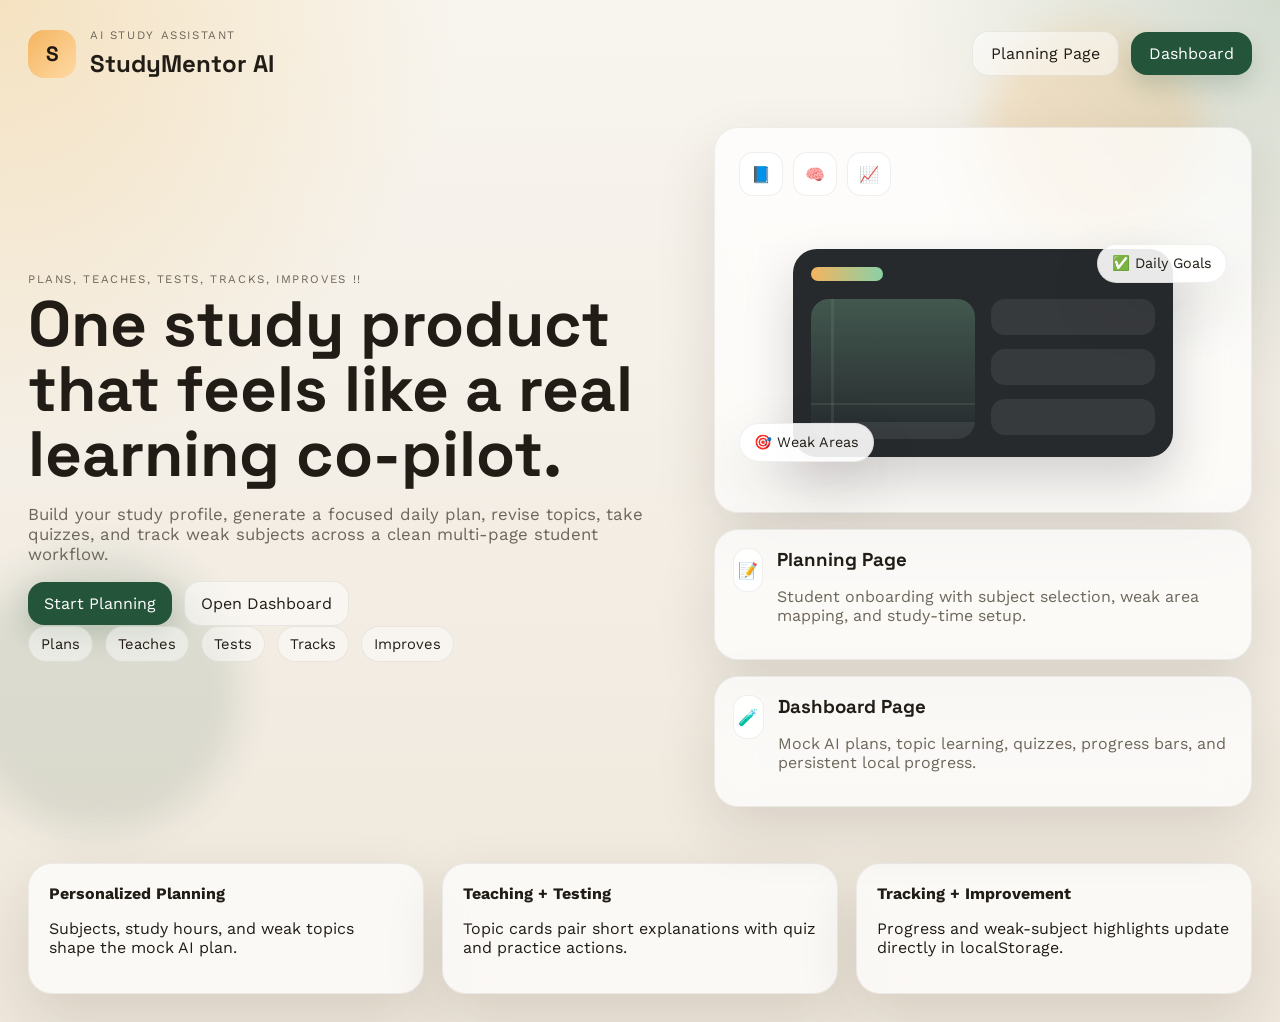
<file: index.html>
<!DOCTYPE html>
<html lang="en">
<head>
  <meta charset="UTF-8">
  <meta name="viewport" content="width=device-width, initial-scale=1.0">
  <title>StudyMentor AI</title>
  <link rel="preconnect" href="https://fonts.googleapis.com">
  <link rel="preconnect" href="https://fonts.gstatic.com" crossorigin>
  <link href="https://fonts.googleapis.com/css2?family=Space+Grotesk:wght@400;500;700&family=Work+Sans:wght@400;500;600;700&display=swap" rel="stylesheet">
  <link rel="stylesheet" href="style.css">
</head>
<body data-page="landing">
  <section class="landing-shell">
    <div class="landing-orb orb-one"></div>
    <div class="landing-orb orb-two"></div>

    <header class="landing-nav">
      <a class="landing-brand" href="index.html">
        <div class="brand-mark">S</div>
        <div>
          <p class="eyebrow">AI Study Assistant</p>
          <h1>StudyMentor AI</h1>
        </div>
      </a>
      <nav class="landing-actions">
        <a class="ghost-link" href="planning.html">Planning Page</a>
        <a class="cta-link" href="dashboard.html">Dashboard</a>
      </nav>
    </header>

    <main class="landing-grid">
      <section class="hero-copy">
        <p class="eyebrow">Plans, Teaches, Tests, Tracks, Improves !!</p>
        <h2>One study product that feels like a real learning co-pilot.</h2>
        <p class="hero-description">
          Build your study profile, generate a focused daily plan, revise topics, take quizzes,
          and track weak subjects across a clean multi-page student workflow.
        </p>

        <div class="hero-buttons">
          <a class="cta-link large" href="planning.html">Start Planning</a>
          <a class="ghost-link large" href="dashboard.html">Open Dashboard</a>
        </div>

        <div class="hero-tags">
          <span>Plans</span>
          <span>Teaches</span>
          <span>Tests</span>
          <span>Tracks</span>
          <span>Improves</span>
        </div>
      </section>

      <section class="hero-visual">
        <article class="visual-card visual-main glass-card">
          <div class="visual-top">
            <span class="icon-chip">📘</span>
            <span class="icon-chip">🧠</span>
            <span class="icon-chip">📈</span>
          </div>
          <div class="visual-illustration" aria-hidden="true">
            <div class="monitor">
              <div class="monitor-bar"></div>
              <div class="monitor-content">
                <div class="mini-chart"></div>
                <div class="mini-list">
                  <span></span>
                  <span></span>
                  <span></span>
                </div>
              </div>
            </div>
            <div class="floating-badge badge-left">🎯 Weak Areas</div>
            <div class="floating-badge badge-right">✅ Daily Goals</div>
          </div>
        </article>

        <div class="visual-stack">
          <article class="glass-card feature-card">
            <span class="feature-icon">📝</span>
            <div>
              <h3>Planning Page</h3>
              <p>Student onboarding with subject selection, weak area mapping, and study-time setup.</p>
            </div>
          </article>
          <article class="glass-card feature-card">
            <span class="feature-icon">🧪</span>
            <div>
              <h3>Dashboard Page</h3>
              <p>Mock AI plans, topic learning, quizzes, progress bars, and persistent local progress.</p>
            </div>
          </article>
        </div>
      </section>
    </main>
  </section>

  <section class="landing-strip">
    <div class="strip-card glass-card">
      <strong>Personalized Planning</strong>
      <p>Subjects, study hours, and weak topics shape the mock AI plan.</p>
    </div>
    <div class="strip-card glass-card">
      <strong>Teaching + Testing</strong>
      <p>Topic cards pair short explanations with quiz and practice actions.</p>
    </div>
    <div class="strip-card glass-card">
      <strong>Tracking + Improvement</strong>
      <p>Progress and weak-subject highlights update directly in localStorage.</p>
    </div>
  </section>
  <script src="script.js"></script>
</body>
</html>
</file>
<file: style.css>
:root {
  --bg: #f4f1ea;
  --bg-accent: radial-gradient(circle at top left, rgba(239, 191, 106, 0.35), transparent 28%),
    radial-gradient(circle at right top, rgba(42, 98, 61, 0.18), transparent 24%),
    linear-gradient(180deg, #f8f5ef 0%, #efe7db 100%);
  --surface: rgba(255, 255, 255, 0.72);
  --surface-strong: rgba(255, 255, 255, 0.9);
  --surface-border: rgba(57, 53, 45, 0.08);
  --text: #211d16;
  --muted: #6d665a;
  --primary: #24543a;
  --primary-soft: #d7e8dd;
  --accent: #f4b45f;
  --danger: #d66a4d;
  --shadow: 0 24px 60px rgba(44, 37, 24, 0.12);
  --radius: 24px;
}

body.dark {
  --bg: #16181c;
  --bg-accent: radial-gradient(circle at top left, rgba(244, 180, 95, 0.14), transparent 28%),
    radial-gradient(circle at right top, rgba(76, 135, 102, 0.16), transparent 26%),
    linear-gradient(180deg, #181b20 0%, #111317 100%);
  --surface: rgba(29, 33, 39, 0.82);
  --surface-strong: rgba(24, 27, 33, 0.94);
  --surface-border: rgba(255, 255, 255, 0.08);
  --text: #f3efe7;
  --muted: #a7a094;
  --primary: #8ad0a6;
  --primary-soft: rgba(138, 208, 166, 0.14);
  --accent: #f4b45f;
  --danger: #ff8b6b;
  --shadow: 0 24px 60px rgba(0, 0, 0, 0.3);
}

* { box-sizing: border-box; }
html { scroll-behavior: smooth; }

body {
  margin: 0;
  min-height: 100vh;
  font-family: "Work Sans", sans-serif;
  color: var(--text);
  background: var(--bg-accent);
}

body[data-page="landing"] {
  overflow-x: hidden;
}

a,
button,
input,
select {
  font: inherit;
}

a { color: inherit; }
button { cursor: pointer; }

.hidden { display: none !important; }

.glass-card {
  background: var(--surface);
  border: 1px solid var(--surface-border);
  box-shadow: var(--shadow);
  border-radius: var(--radius);
  backdrop-filter: blur(18px);
}

.eyebrow {
  margin: 0 0 6px;
  text-transform: uppercase;
  letter-spacing: 0.14em;
  font-size: 0.72rem;
  color: var(--muted);
}

.brand-mark {
  width: 48px;
  height: 48px;
  border-radius: 16px;
  display: grid;
  place-items: center;
  background: linear-gradient(135deg, var(--accent), #ffd9a4);
  color: #1d170f;
  font-family: "Space Grotesk", sans-serif;
  font-weight: 700;
  font-size: 1.3rem;
  flex-shrink: 0;
}

.landing-brand,
.brand {
  display: flex;
  align-items: center;
  gap: 14px;
  text-decoration: none;
}

.landing-brand h1,
.brand h1,
.topbar h2,
.panel-header h2,
.hero-card h3,
.section-header h3,
.topic-title,
.quiz-title,
.hero-copy h2,
.preview-heading h2,
.feature-card h3,
.planning-intro h2 {
  margin: 0;
  font-family: "Space Grotesk", sans-serif;
}

.cta-link,
.ghost-link,
.ghost-button,
.text-button,
.primary-button,
.secondary-button,
.nav-link,
.option-button,
.topic-card {
  transition: transform 0.2s ease, background 0.2s ease, color 0.2s ease, box-shadow 0.2s ease;
}

.cta-link,
.ghost-link {
  display: inline-flex;
  align-items: center;
  justify-content: center;
  text-decoration: none;
  border-radius: 16px;
  padding: 12px 18px;
}

.cta-link,
.primary-button {
  background: var(--primary);
  color: #fff;
  box-shadow: 0 12px 24px rgba(36, 84, 58, 0.18);
  border: 0;
}

body.dark .cta-link,
body.dark .primary-button {
  color: #102117;
}

.ghost-link,
.ghost-button,
.secondary-button {
  background: rgba(255, 255, 255, 0.5);
  color: var(--text);
  border: 1px solid var(--surface-border);
}

.text-button {
  background: transparent;
  color: rgba(255, 255, 255, 0.72);
  border: 1px solid rgba(255, 255, 255, 0.08);
  border-radius: 16px;
  padding: 12px 16px;
}

.cta-link:hover,
.ghost-link:hover,
.ghost-button:hover,
.text-button:hover,
.primary-button:hover,
.secondary-button:hover,
.nav-link:hover,
.option-button:hover,
.topic-card:hover {
  transform: translateY(-1px);
}

.cta-link.large,
.ghost-link.large,
.primary-button,
.secondary-button,
.ghost-button {
  padding: 12px 16px;
  border-radius: 16px;
}

.landing-shell {
  position: relative;
  padding: 28px;
}

.landing-orb {
  position: absolute;
  border-radius: 999px;
  filter: blur(18px);
  opacity: 0.7;
  pointer-events: none;
}

.orb-one {
  width: 220px;
  height: 220px;
  background: rgba(244, 180, 95, 0.34);
  top: 24px;
  right: 6%;
}

.orb-two {
  width: 280px;
  height: 280px;
  background: rgba(36, 84, 58, 0.16);
  left: -40px;
  bottom: 30px;
}

.landing-nav,
.page-topbar {
  display: flex;
  justify-content: space-between;
  align-items: center;
  gap: 20px;
  position: relative;
  z-index: 1;
}

.landing-actions,
.hero-buttons,
.hero-tags,
.topbar-actions {
  display: flex;
  align-items: center;
  gap: 12px;
  flex-wrap: wrap;
}

.landing-grid {
  display: grid;
  grid-template-columns: 1.1fr 0.9fr;
  gap: 28px;
  align-items: center;
  position: relative;
  z-index: 1;
  padding: 48px 0 28px;
}

.hero-copy h2,
.preview-heading h2,
.planning-intro h2 {
  font-size: clamp(2.5rem, 5vw, 4.8rem);
  line-height: 1.02;
}

.hero-description,
.preview-heading p,
.planning-intro p {
  color: var(--muted);
  max-width: 62ch;
  font-size: 1.05rem;
}

.hero-tags span {
  padding: 8px 12px;
  border-radius: 999px;
  background: rgba(255, 255, 255, 0.45);
  border: 1px solid var(--surface-border);
  font-size: 0.92rem;
}

.hero-visual,
.visual-stack,
.planning-points,
.plan-list,
.subject-progress-list,
.topic-list,
.weak-highlights {
  display: grid;
  gap: 16px;
}

.visual-main {
  padding: 24px;
}

.visual-top {
  display: flex;
  gap: 10px;
  margin-bottom: 22px;
}

.icon-chip,
.feature-icon {
  width: 44px;
  height: 44px;
  display: grid;
  place-items: center;
  border-radius: 14px;
  background: var(--surface-strong);
  border: 1px solid var(--surface-border);
}

.visual-illustration {
  position: relative;
  min-height: 270px;
  display: grid;
  place-items: center;
}

.monitor {
  width: min(100%, 380px);
  border-radius: 24px;
  background: rgba(20, 24, 28, 0.92);
  padding: 18px;
  box-shadow: 0 24px 50px rgba(20, 24, 28, 0.18);
}

.monitor-bar {
  height: 14px;
  width: 72px;
  border-radius: 999px;
  background: linear-gradient(90deg, #f4b45f, #8ad0a6);
  margin-bottom: 18px;
}

.monitor-content {
  display: grid;
  grid-template-columns: 1fr 1fr;
  gap: 16px;
}

.mini-chart {
  min-height: 140px;
  border-radius: 18px;
  background:
    linear-gradient(180deg, rgba(138, 208, 166, 0.28), transparent),
    linear-gradient(90deg, transparent 12%, rgba(255, 255, 255, 0.08) 12%, rgba(255, 255, 255, 0.08) 14%, transparent 14%),
    linear-gradient(0deg, rgba(255, 255, 255, 0.08) 12%, transparent 12%, transparent 24%, rgba(255, 255, 255, 0.08) 24%, rgba(255, 255, 255, 0.08) 26%, transparent 26%);
}

.mini-list {
  display: grid;
  gap: 10px;
}

.mini-list span {
  height: 36px;
  border-radius: 14px;
  background: rgba(255, 255, 255, 0.08);
}

.floating-badge {
  position: absolute;
  padding: 10px 14px;
  border-radius: 999px;
  background: var(--surface-strong);
  border: 1px solid var(--surface-border);
  font-size: 0.9rem;
  box-shadow: var(--shadow);
}

.badge-left {
  left: 0;
  bottom: 26px;
}

.badge-right {
  right: 0;
  top: 26px;
}

.feature-card,
.point-card {
  padding: 18px;
  display: flex;
  gap: 14px;
  align-items: flex-start;
}

.feature-card p,
.point-card p,
.preview-stat p,
.panel-header p,
.hero-card p,
.section-header p,
.topic-description,
.weak-card p,
.progress-card p,
.plan-card p,
.metric-card span {
  color: var(--muted);
}

.landing-strip {
  padding: 0 28px 28px;
  display: grid;
  grid-template-columns: repeat(3, minmax(0, 1fr));
  gap: 18px;
}

.strip-card {
  padding: 20px;
}

.page-shell {
  padding: 28px;
}

.planning-layout {
  display: grid;
  grid-template-columns: 0.9fr 1.1fr;
  gap: 24px;
  padding-top: 34px;
}

.planning-points {
  margin-top: 24px;
}

.onboarding-panel {
  padding: 34px;
}

.onboarding-form {
  display: flex;
  flex-direction: column;
  gap: 16px;
}

.form-grid {
  display: grid;
  grid-template-columns: repeat(2, minmax(0, 1fr));
  gap: 16px;
}

label {
  display: flex;
  flex-direction: column;
  gap: 8px;
  font-weight: 600;
}

input,
select {
  width: 100%;
  border: 1px solid var(--surface-border);
  border-radius: 16px;
  padding: 14px 16px;
  background: var(--surface-strong);
  color: var(--text);
  outline: none;
}

input:focus,
select:focus {
  border-color: rgba(36, 84, 58, 0.35);
  box-shadow: 0 0 0 4px rgba(36, 84, 58, 0.1);
}

.helper-text {
  font-size: 0.8rem;
  color: var(--muted);
  font-weight: 500;
}

.checkbox-group {
  display: grid;
  grid-template-columns: repeat(2, minmax(0, 1fr));
  gap: 10px;
  padding: 12px;
  border: 1px solid var(--surface-border);
  border-radius: 16px;
  background: var(--surface-strong);
}

.checkbox-item {
  flex-direction: row;
  align-items: center;
  gap: 8px;
  font-weight: 500;
  font-size: 0.95rem;
}

.checkbox-item input[type="checkbox"] {
  width: 16px;
  height: 16px;
  margin: 0;
}

.app-shell {
  display: grid;
  grid-template-columns: 280px 1fr;
  min-height: 100vh;
}

.sidebar {
  padding: 28px 22px;
  background: rgba(18, 25, 21, 0.88);
  color: #f6f2eb;
  display: flex;
  flex-direction: column;
  gap: 28px;
  position: sticky;
  top: 0;
  min-height: 100vh;
}

.sidebar .eyebrow {
  color: rgba(255, 255, 255, 0.6);
}

.nav {
  display: flex;
  flex-direction: column;
  gap: 10px;
}

.nav-link {
  display: flex;
  align-items: center;
  gap: 12px;
  width: 100%;
  padding: 14px 16px;
  border-radius: 18px;
  background: transparent;
  color: rgba(255, 255, 255, 0.8);
  text-align: left;
  border: 0;
}

.nav-link.active,
.nav-link:hover {
  background: rgba(255, 255, 255, 0.1);
  color: #fff;
}

.sidebar-footer {
  margin-top: auto;
  display: flex;
  flex-direction: column;
  gap: 10px;
}

.main-content {
  padding: 28px;
}

.topbar {
  display: flex;
  justify-content: space-between;
  gap: 20px;
  align-items: center;
  margin-bottom: 24px;
}

.streak-pill {
  display: flex;
  align-items: center;
  gap: 8px;
  border-radius: 999px;
  padding: 10px 14px;
  background: var(--surface);
  border: 1px solid var(--surface-border);
}

.app-section { display: none; }
.app-section.active { display: block; }

.hero-card {
  padding: 28px;
  margin-bottom: 24px;
  display: grid;
  grid-template-columns: 1.25fr 1fr;
  gap: 18px;
  position: relative;
  overflow: hidden;
}

.hero-card::after {
  content: "";
  position: absolute;
  inset: auto -60px -80px auto;
  width: 220px;
  height: 220px;
  background: radial-gradient(circle, rgba(244, 180, 95, 0.28), transparent 65%);
}

.hero-stats,
.content-grid,
.progress-overview {
  display: grid;
  gap: 18px;
}

.hero-stats {
  grid-template-columns: repeat(3, minmax(0, 1fr));
}

.metric-card,
.plan-card,
.topic-card,
.progress-card,
.weak-card,
.subject-item {
  border-radius: 20px;
  background: var(--surface-strong);
  border: 1px solid var(--surface-border);
}

.metric-card,
.subject-item,
.progress-card,
.weak-card,
.topic-card {
  padding: 16px 18px;
}

.metric-card strong {
  display: block;
  margin-top: 10px;
  font-size: 1.3rem;
}

.content-grid {
  grid-template-columns: 1.15fr 0.85fr;
}

.study-layout {
  grid-template-columns: 0.9fr 1.1fr;
}

.section-header {
  display: flex;
  justify-content: space-between;
  align-items: center;
  gap: 12px;
  margin-bottom: 18px;
}

.plan-card {
  padding: 16px 18px;
  display: grid;
  gap: 10px;
}

.plan-topline,
.topic-topline,
.progress-topline {
  display: flex;
  justify-content: space-between;
  gap: 12px;
  align-items: center;
}

.badge {
  display: inline-flex;
  align-items: center;
  gap: 6px;
  padding: 6px 10px;
  border-radius: 999px;
  background: var(--primary-soft);
  color: var(--primary);
  font-size: 0.85rem;
  font-weight: 600;
}

.progress-shell {
  height: 10px;
  border-radius: 999px;
  background: rgba(109, 102, 90, 0.16);
  overflow: hidden;
}

.progress-fill {
  height: 100%;
  border-radius: inherit;
  background: linear-gradient(90deg, var(--primary), var(--accent));
}

.topic-card {
  text-align: left;
  border: 1px solid var(--surface-border);
}

.topic-card.active {
  outline: 2px solid rgba(36, 84, 58, 0.18);
  background: var(--primary-soft);
}

.topic-card h4,
.progress-card h4,
.weak-card h4 {
  margin: 0 0 8px;
}

.topic-panel {
  min-height: 520px;
}

.topic-detail-header {
  display: flex;
  align-items: flex-start;
  justify-content: space-between;
  gap: 14px;
}

.topic-title { font-size: 1.8rem; }

.topic-meta {
  display: flex;
  flex-wrap: wrap;
  gap: 10px;
  margin: 18px 0;
}

.action-row {
  display: flex;
  gap: 12px;
  margin-top: 20px;
  flex-wrap: wrap;
}

.quiz-container {
  margin-top: 28px;
  padding-top: 24px;
  border-top: 1px solid var(--surface-border);
}

.quiz-question { margin-bottom: 18px; }
.quiz-question p { margin-bottom: 12px; font-weight: 600; }
.options { display: grid; gap: 10px; }

.option-button {
  text-align: left;
  padding: 12px 14px;
  border-radius: 14px;
  background: var(--surface-strong);
  border: 1px solid var(--surface-border);
  color: var(--text);
}

.option-button.selected {
  border-color: rgba(36, 84, 58, 0.35);
  background: var(--primary-soft);
}

.quiz-result {
  margin-top: 18px;
  padding: 16px;
  border-radius: 18px;
  background: var(--primary-soft);
}

.progress-overview {
  grid-template-columns: repeat(2, minmax(0, 1fr));
}

.weak-card {
  border-left: 4px solid var(--danger);
}

.empty-state {
  padding: 18px;
  border-radius: 18px;
  background: var(--surface-strong);
  border: 1px dashed var(--surface-border);
  color: var(--muted);
}

.notification {
  position: fixed;
  right: 24px;
  bottom: 24px;
  max-width: 320px;
  padding: 16px 18px;
  border-radius: 18px;
  background: rgba(18, 25, 21, 0.92);
  color: #fff;
  box-shadow: 0 18px 40px rgba(0, 0, 0, 0.25);
  transform: translateY(24px);
  opacity: 0;
  pointer-events: none;
  transition: opacity 0.25s ease, transform 0.25s ease;
}

.notification.show {
  opacity: 1;
  transform: translateY(0);
}

@media (max-width: 1080px) {
  .landing-grid,
  .planning-layout,
  .app-shell,
  .hero-card,
  .content-grid,
  .study-layout {
    grid-template-columns: 1fr;
  }

  .landing-strip,
  .hero-stats,
  .progress-overview {
    grid-template-columns: 1fr;
  }

  .sidebar {
    position: relative;
    min-height: auto;
  }
}

@media (max-width: 760px) {
  .landing-shell,
  .landing-strip,
  .page-shell,
  .main-content,
  .sidebar {
    padding: 18px;
  }

  .landing-nav,
  .page-topbar,
  .topbar,
  .topbar-actions,
  .action-row {
    flex-direction: column;
    align-items: stretch;
  }

  .hero-copy h2,
  .preview-heading h2,
  .planning-intro h2 {
    font-size: 2.3rem;
  }

  .nav {
    flex-direction: row;
    overflow-x: auto;
  }

  .nav-link {
    min-width: fit-content;
  }

  .form-grid,
  .checkbox-group {
    grid-template-columns: 1fr;
  }

  .onboarding-panel,
  .glass-card {
    padding: 20px;
  }

  .floating-badge {
    position: static;
    margin-top: 10px;
    display: inline-flex;
  }
}

/* Auth Modal */
.modal-backdrop {
  position: fixed;
  inset: 0;
  background: rgba(0, 0, 0, 0.65);
  backdrop-filter: blur(8px);
  display: flex;
  align-items: center;
  justify-content: center;
  z-index: 1000;
  padding: 20px;
}
.modal-backdrop.hidden {
  display: none;
}
.modal-card {
  width: 100%;
  max-width: 420px;
  padding: 30px;
  background: var(--surface, #1e1e2d);
  border: 1px solid var(--surface-border, rgba(255, 255, 255, 0.1));
  border-radius: 20px;
  box-shadow: 0 20px 50px rgba(0, 0, 0, 0.4);
}
.modal-header {
  display: flex;
  justify-content: space-between;
  align-items: center;
  margin-bottom: 20px;
}
.auth-form {
  display: flex;
  flex-direction: column;
  gap: 14px;
}
.auth-form label {
  font-size: 0.85rem;
  font-weight: 500;
  margin-bottom: 4px;
  display: block;
}
.auth-form input {
  width: 100%;
  padding: 10px 14px;
  border-radius: 10px;
  border: 1px solid var(--surface-border, rgba(255, 255, 255, 0.15));
  background: rgba(255, 255, 255, 0.05);
  color: var(--text, #fff);
  font-size: 0.95rem;
}
.auth-toggle {
  margin-top: 18px;
  text-align: center;
  font-size: 0.9rem;
  display: flex;
  align-items: center;
  justify-content: center;
  gap: 8px;
}

/* Chat Section */
.chat-card {
  display: flex;
  flex-direction: column;
  height: 580px;
}
.chat-messages {
  flex: 1;
  overflow-y: auto;
  padding: 16px;
  display: flex;
  flex-direction: column;
  gap: 12px;
  background: rgba(0, 0, 0, 0.15);
  border-radius: 12px;
  margin-bottom: 16px;
}
.chat-msg {
  padding: 12px 16px;
  border-radius: 14px;
  max-width: 80%;
  line-height: 1.5;
  font-size: 0.95rem;
}
.chat-msg.assistant {
  align-self: flex-start;
  background: var(--surface, #2a2a3d);
  border: 1px solid var(--surface-border, rgba(255, 255, 255, 0.1));
}
.chat-msg.user {
  align-self: flex-end;
  background: #4f46e5;
  color: #fff;
}
.chat-form {
  display: flex;
  gap: 10px;
}
.chat-form input {
  flex: 1;
  padding: 12px 16px;
  border-radius: 12px;
  border: 1px solid var(--surface-border, rgba(255, 255, 255, 0.15));
  background: var(--surface, #1e1e2d);
  color: var(--text, #fff);
  font-size: 0.95rem;
}

/* AI Status Pill */
.ai-status-pill {
  display: inline-flex;
  align-items: center;
  gap: 8px;
  padding: 6px 14px;
  border-radius: 999px;
  font-size: 0.85rem;
  font-weight: 600;
  background: rgba(34, 197, 94, 0.12);
  color: #16a34a;
  border: 1px solid rgba(34, 197, 94, 0.3);
  cursor: pointer;
  transition: all 0.2s ease;
}
.ai-status-pill:hover {
  transform: scale(1.03);
}
.ai-status-pill.offline {
  background: rgba(234, 179, 8, 0.12);
  color: #ca8a04;
  border-color: rgba(234, 179, 8, 0.3);
}
.status-dot {
  width: 8px;
  height: 8px;
  border-radius: 50%;
  background: #22c55e;
  box-shadow: 0 0 8px #22c55e;
}
.ai-status-pill.offline .status-dot {
  background: #eab308;
  box-shadow: 0 0 8px #eab308;
}

/* Quick Prompt Chips */
.chat-chips {
  display: flex;
  flex-wrap: wrap;
  gap: 8px;
  margin-bottom: 12px;
}
.chip-btn {
  background: rgba(255, 255, 255, 0.06);
  border: 1px solid var(--surface-border, rgba(255, 255, 255, 0.12));
  border-radius: 20px;
  padding: 6px 12px;
  font-size: 0.82rem;
  color: var(--text, #fff);
  cursor: pointer;
  transition: all 0.2s;
}
.chip-btn:hover {
  background: rgba(99, 102, 241, 0.2);
  border-color: #6366f1;
  transform: translateY(-1px);
}

/* Interactive Study Plan Checkbox & Styling */
.plan-card {
  position: relative;
  transition: all 0.25s ease;
}
.plan-card.completed {
  opacity: 0.7;
  border-left: 4px solid #22c55e;
}
.plan-card.completed h4,
.plan-card.completed p {
  text-decoration: line-through;
}
.plan-action-header {
  display: flex;
  align-items: center;
  justify-content: space-between;
  gap: 12px;
}
.plan-checkbox-label {
  display: flex;
  align-items: center;
  gap: 8px;
  cursor: pointer;
  font-weight: 600;
  font-size: 0.95rem;
}
.plan-checkbox-label input[type="checkbox"] {
  width: 18px;
  height: 18px;
  accent-color: #22c55e;
  cursor: pointer;
}

/* Topic Module Card Interactive Enhancements */
.explanation-card,
.practice-card {
  background: rgba(255, 255, 255, 0.03);
  border-radius: 12px;
  border: 1px solid var(--surface-border, rgba(255, 255, 255, 0.1));
  padding: 16px;
  margin-top: 14px;
}
.hint-box {
  margin-top: 8px;
  padding: 8px 12px;
  background: rgba(234, 179, 8, 0.1);
  border-left: 3px solid #eab308;
  border-radius: 6px;
  font-size: 0.88rem;
}
</file>
